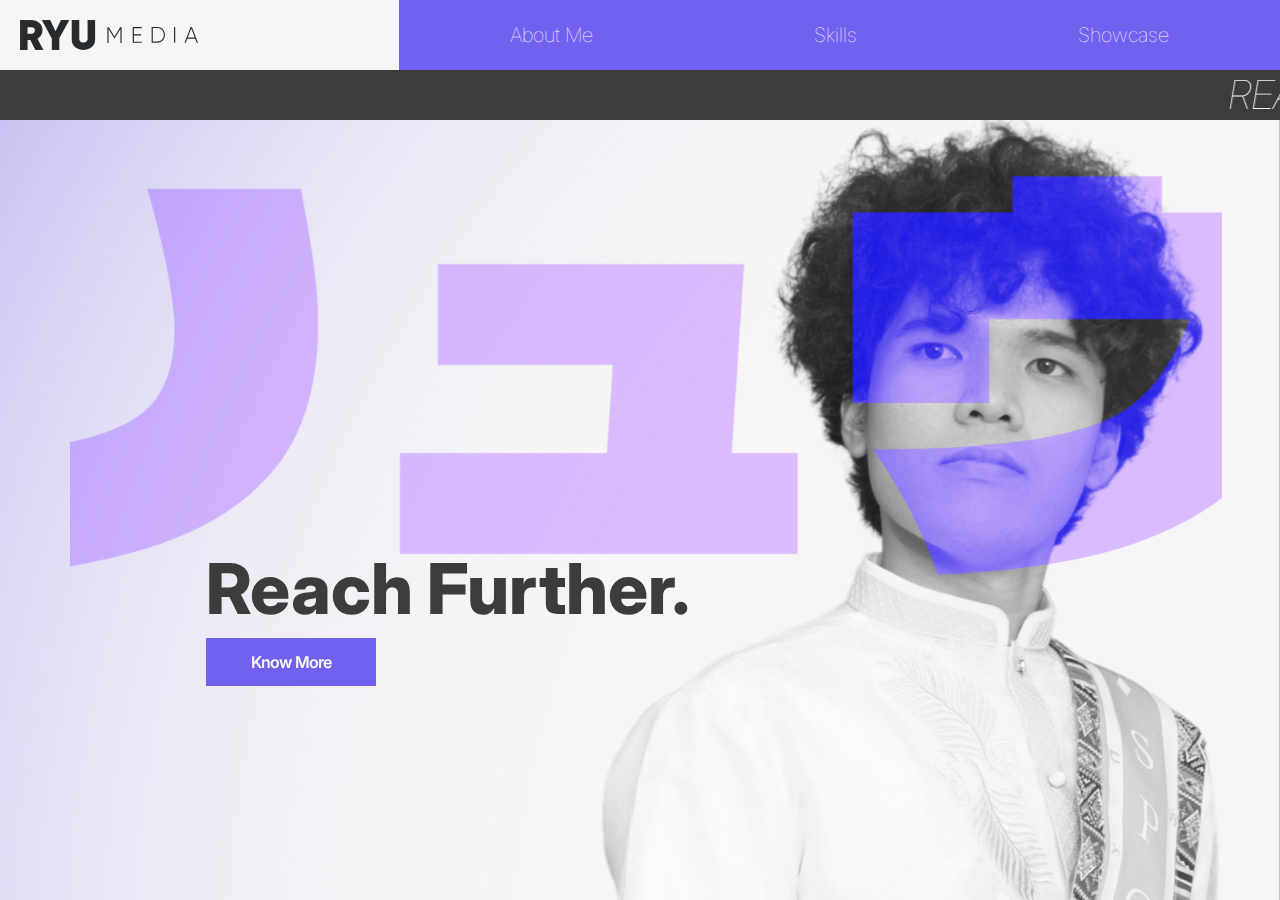
<file: index.html>
﻿<!DOCTYPE html>
<html xmlns="http://www.w3.org/1999/xhtml">
  


<html>

<meta charset="UTF-8">
<meta name="viewport" content="width=device-width, initial-scale=1.0">

<head>
    <link rel="stylesheet" href="css/main.css">
    <link rel="preconnect" href="https://fonts.googleapis.com">
    <link rel="preconnect" href="https://fonts.gstatic.com" crossorigin>
    <link href="https://fonts.googleapis.com/css2?family=Inter:ital,opsz,wght@0,14..32,100..900;1,14..32,100..900&display=swap" rel="stylesheet">
    <link rel="preconnect" href="https://fonts.googleapis.com">
    <link rel="preconnect" href="https://fonts.gstatic.com" crossorigin>
    <link href="https://fonts.googleapis.com/css2?family=Dela+Gothic+One&display=swap" rel="stylesheet">
    <div class="Headbar">
        <style type="text/css">
            body {
                margin: 0;
            }
        </style>
        <div id="main">
            <div style="background-color: #f6f6f6;">

                <a href="index.html">
                    <button class="GFG"> <img src="Asset 3.svg" height=30px; /></button>
                </a>
            </div>
                <div class="others">
                    <a href="About me.html">About Me</a>
                </div>
                <div class="others">
                    <a href="Skills.html">Skills</a>
                </div>
                <div class="others">
                    <a href="Show.html">Showcase</a>
                </div>

            </div>
            <div class="square">
                <marquee behavior="scroll" direction="left">
                    REACH FURTHER........GO HIGHER........REACH FURTHER........GO HIGHER........REACH FURTHER........GO HIGHER........
                </marquee>
        </div>
    </div>
   
    <img src="BG.png" alt="bg" class="bckgrnd"/>
    <img src="リュウ.png" alt="bg" class="title1"/>

</head>

<body>
 
    <div class="lot"> 
        <hname> Reach Further. </hname>
        <div class="cta"><button class="button-59" role="button" button onclick="location.href = 'About me.html';">Know More</button></div>
       
        
    </div>
    
 
    
    </div>
                
</body>
</html>
</file>
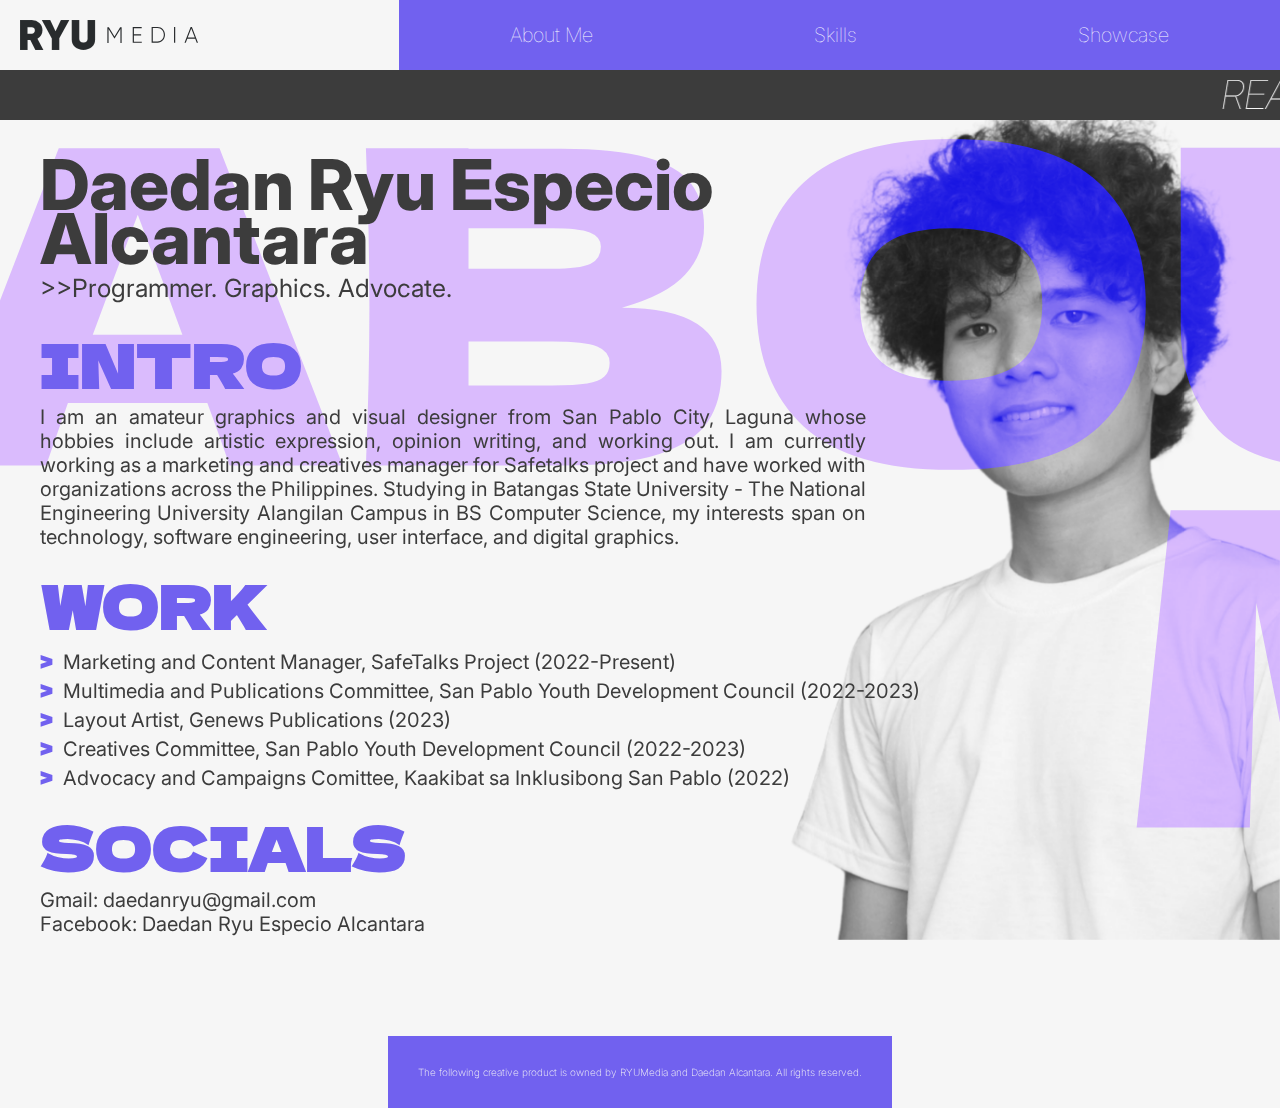
<file: About me.html>
﻿<!DOCTYPE html>
<html xmlns="http://www.w3.org/1999/xhtml">
  


<html>

<meta charset="UTF-8">
<meta name="viewport" content="width=device-width, initial-scale=1.0">

<head>
    <link rel="stylesheet" href="css/main.css">
    <link rel="preconnect" href="https://fonts.googleapis.com">
    <link rel="preconnect" href="https://fonts.gstatic.com" crossorigin>
    <link href="https://fonts.googleapis.com/css2?family=Inter:ital,opsz,wght@0,14..32,100..900;1,14..32,100..900&display=swap" rel="stylesheet">
    <link rel="preconnect" href="https://fonts.googleapis.com">
    <link rel="preconnect" href="https://fonts.gstatic.com" crossorigin>
    <link href="https://fonts.googleapis.com/css2?family=Dela+Gothic+One&display=swap" rel="stylesheet">
    
        <style type="text/css">
            body {
                margin: 0;
            }
        </style>
        <div class="Headbar">
        <div id="main">
            <div style="background-color: #f6f6f6;">

                <a href="index.html">
                    <button class="GFG"> <img src="Asset 3.svg" height=30px; /></button>
                </a>
            </div>
                <div class="others">
                    <a href="About me.html">About Me</a>
                </div>
                <div class="others">
                    <a href="Skills.html">Skills</a>
                </div>
                <div class="others">
                    <a href="Show.html">Showcase</a>
                </div>

            </div>
            <div class="square">
                <marquee behavior="scroll" direction="left">
                    REACH FURTHER........GO HIGHER........REACH FURTHER........GO HIGHER........REACH FURTHER........GO HIGHER........
                </marquee>
            </div>
        </div>
    </div>

    
       
</head>
<body style="background-color: #f6f6f6;">
    <img src="info bg.png" alt="bg" class="title"/>
    
    <img src="TITLE 1.png" alt="bg" class="info"/>
    <div class="text">
        <div style="margin-right: 40%; text-align: left;"><hname>Daedan Ryu Especio Alcantara</hname></div>
       
       <div><sub>>>Programmer. Graphics. Advocate.</sub></div>
        <h1>INTRO</h1>
        <div style="margin-right: 30%;">
        <norm>I am an amateur graphics and visual designer from San Pablo City, Laguna whose hobbies include artistic expression, opinion writing, and working out. 
            I am currently working as a marketing and creatives manager for Safetalks project and have worked with organizations across the Philippines. Studying in Batangas State University - The National Engineering University Alangilan Campus in BS Computer Science, my interests span on technology, software engineering, user interface, and digital graphics.</norm>
           </div>
            <h1>WORK</h1>
            <div><norm><h0>></h0>Marketing and Content Manager, SafeTalks Project (2022-Present)</norm></div>
            <div><norm><h0>></h0>Multimedia and Publications Committee, San Pablo Youth Development Council (2022-2023)</norm></div>
            <div><norm><h0>></h0>Layout Artist, Genews Publications (2023)</norm></div>
            <div><norm><h0>></h0>Creatives Committee, San Pablo Youth Development Council (2022-2023)</norm></div>
            <div><norm><h0>></h0>Advocacy and Campaigns Comittee, Kaakibat sa Inklusibong San Pablo (2022)</norm></div>
            <div>
                <h1>SOCIALS</h1>
                <div><norm>Gmail: daedanryu@gmail.com</norm> </div>
       <div><norm>Facebook: Daedan Ryu Especio Alcantara</norm> </div> 
            </div>
        </div>
        
        <div class="footer"> The following creative product is owned by RYUMedia and Daedan Alcantara. All rights reserved.</div>
</body>
</html>
</file>
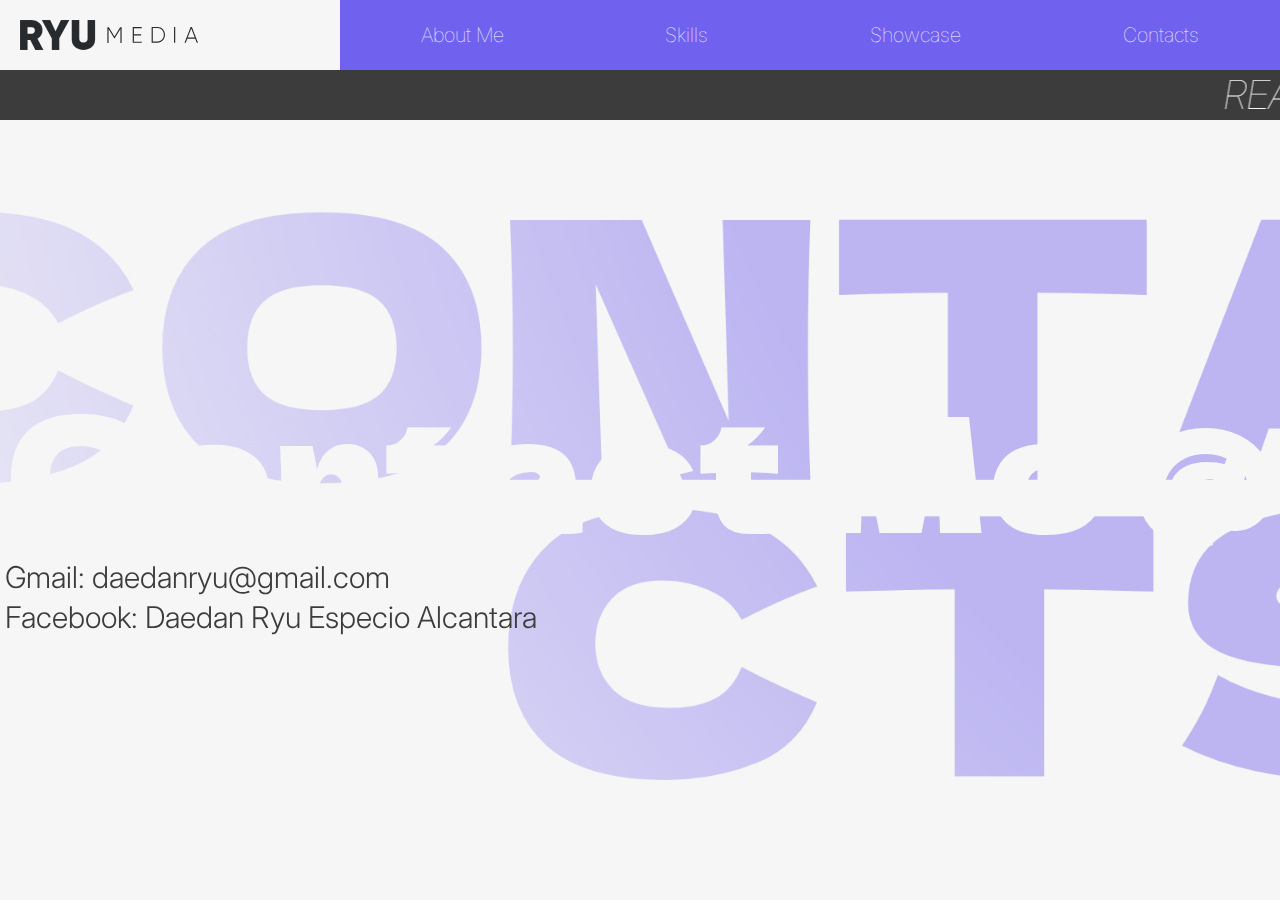
<file: contact.html>
<!DOCTYPE html>
<html xmlns="http://www.w3.org/1999/xhtml">
  


<html>

<meta charset="UTF-8">
<meta name="viewport" content="width=device-width, initial-scale=1.0">

<head>
    <link rel="stylesheet" href="css/main.css">
    <link rel="preconnect" href="https://fonts.googleapis.com">
    <link rel="preconnect" href="https://fonts.gstatic.com" crossorigin>
    <link href="https://fonts.googleapis.com/css2?family=Inter:ital,opsz,wght@0,14..32,100..900;1,14..32,100..900&display=swap" rel="stylesheet">
    <link rel="preconnect" href="https://fonts.googleapis.com">
    <link rel="preconnect" href="https://fonts.gstatic.com" crossorigin>
    <link href="https://fonts.googleapis.com/css2?family=Dela+Gothic+One&display=swap" rel="stylesheet">
    <div class="Headbar">
        <style type="text/css">
            body {
                margin: 0;
            }
        </style>
        <div id="main">
            <div style="background-color: #f6f6f6;">

                <a href="index.html">
                    <button class="GFG"> <img src="Asset 3.svg" height=30px; /></button>
                </a>
            </div>
                <div class="others">
                    <a href="About me.html">About Me</a>
                </div>
                <div class="others">
                    <a href="Skills.html">Skills</a>
                </div>
                <div class="others">
                    <a href="Show.html">Showcase</a>
                </div>
                <div class="others" >
                    <a href="contact.html">Contacts</a>
                </div>
            </div>
            <div class="square">
                <marquee behavior="scroll" direction="left">
                    REACH FURTHER........GO HIGHER........REACH FURTHER........GO HIGHER........REACH FURTHER........GO HIGHER........
                </marquee>
        </div>
    </div>
    <img src="TITLE 3.png" alt="bg" class="title"/>

</head>

<body>
    
    <div class="cals" >
        <div><h>Contact Me @</h></div>
        <div style="padding-top: 20px;">
        <h2>Gmail: daedanryu@gmail.com</h2> 
        <h2>Facebook: Daedan Ryu Especio Alcantara</h2> 
    </div>
    </div>
    


                
</body>
</html>
</file>
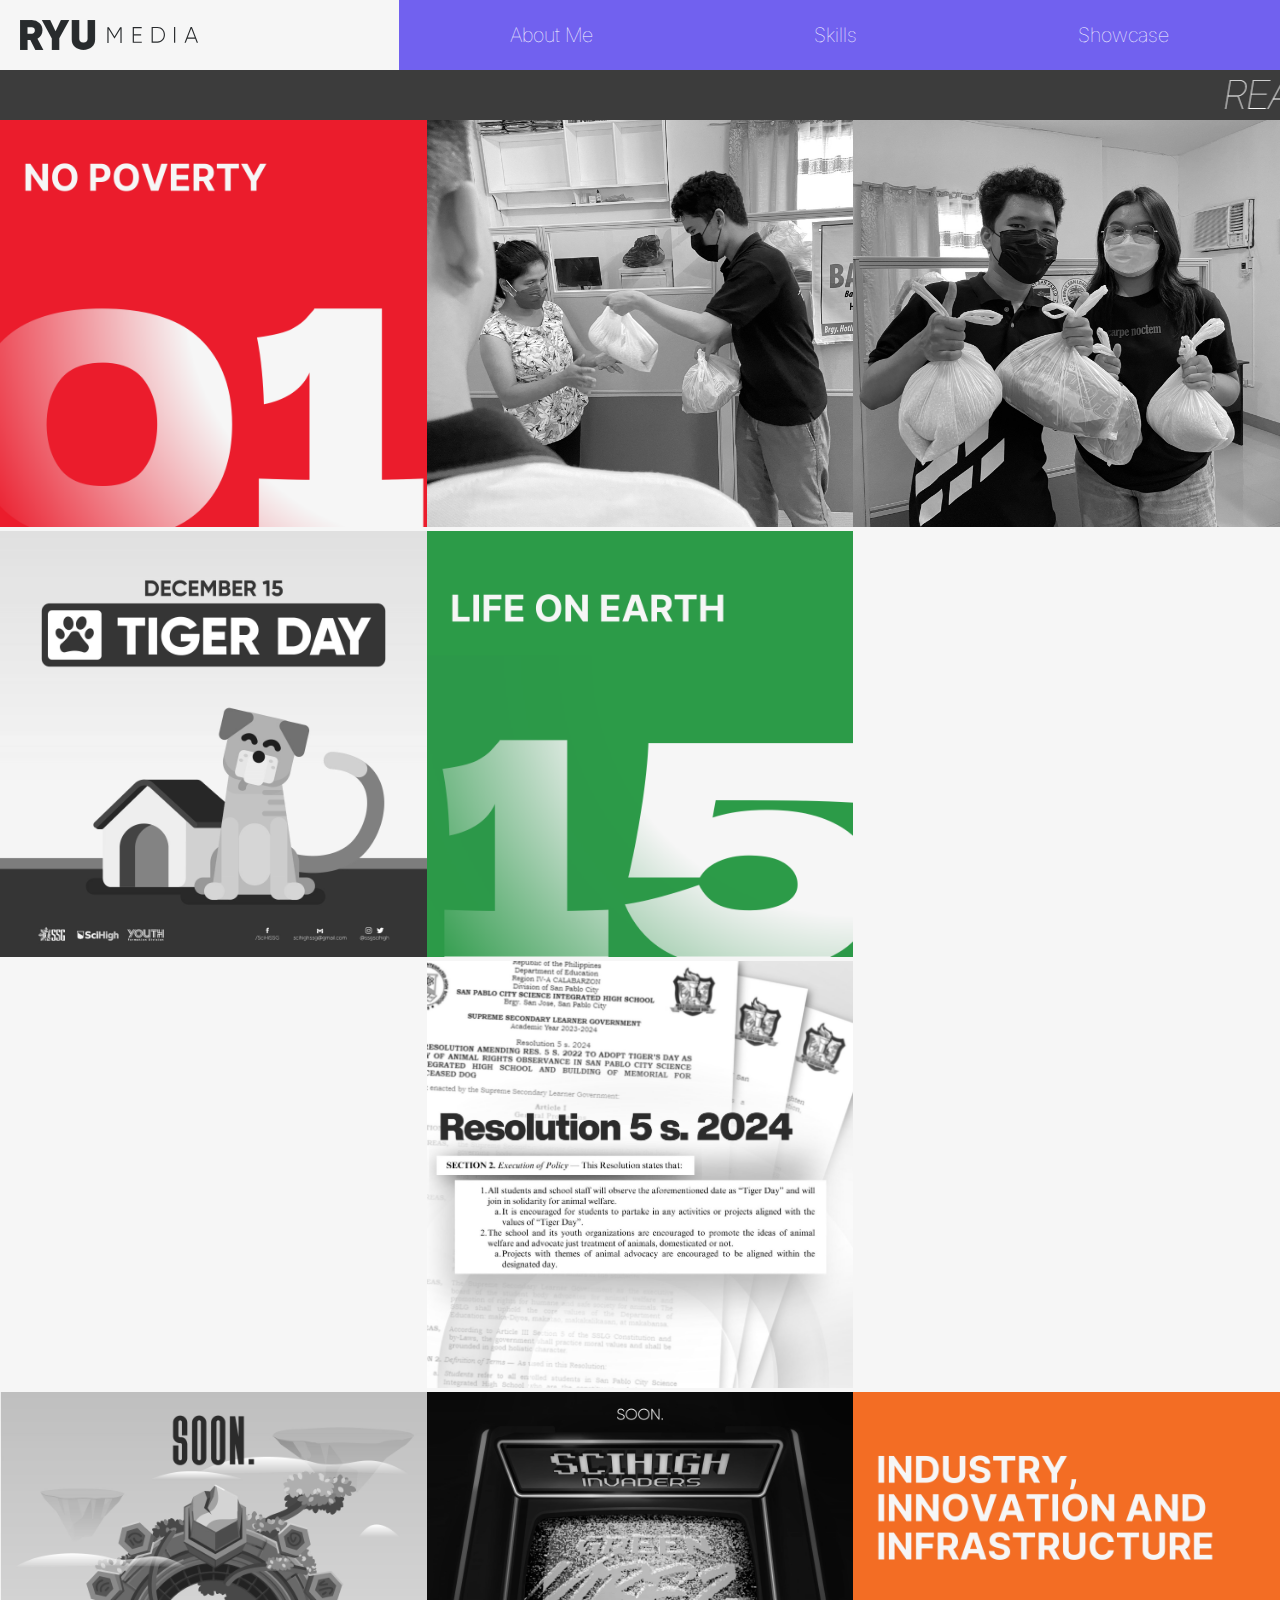
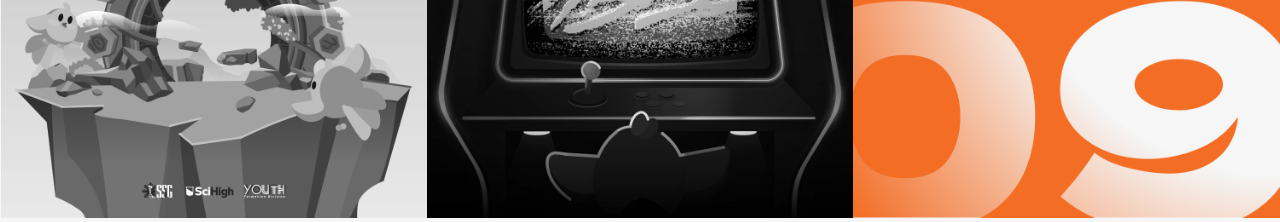
<file: Show.html>
<!DOCTYPE html>
<html xmlns="http://www.w3.org/1999/xhtml">
  


<html>

<meta charset="UTF-8">
<meta name="viewport" content="width=device-width, initial-scale=1.0">

<head>
    <link rel="stylesheet" href="css/main.css">
    <link rel="preconnect" href="https://fonts.googleapis.com">
    <link rel="preconnect" href="https://fonts.gstatic.com" crossorigin>
    <link href="https://fonts.googleapis.com/css2?family=Inter:ital,opsz,wght@0,14..32,100..900;1,14..32,100..900&display=swap" rel="stylesheet">
    <link rel="preconnect" href="https://fonts.googleapis.com">
    <link rel="preconnect" href="https://fonts.gstatic.com" crossorigin>
    <link href="https://fonts.googleapis.com/css2?family=Dela+Gothic+One&display=swap" rel="stylesheet">
    <div class="Headbar">
        <style type="text/css">
            body {
                margin: 0;
            }
        </style>
        <div id="main">
            <div style="background-color: #f6f6f6;">

                <a href="index.html">
                    <button class="GFG"> <img src="Asset 3.svg" height=30px; /></button>
                </a>
            </div>
                <div class="others">
                    <a href="About me.html">About Me</a>
                </div>
                <div class="others">
                    <a href="Skills.html">Skills</a>
                </div>
                <div class="others">
                    <a href="Show.html">Showcase</a>
                </div>
            </div>
            <div class="square">
                <marquee behavior="scroll" direction="left">
                    REACH FURTHER........GO HIGHER........REACH FURTHER........GO HIGHER........REACH FURTHER........GO HIGHER........
                </marquee>
        </div>
    </div>


</head>

<body style="background-color: #f6f6f6; ">

        <div class="one" style="padding-top: 100px;">
<div class="column">
    <img src="1.png" alt="donate" class="phot"/>

</div>
<div class="column">
    <img src="donate.jpg" alt="donate" class="phot"/>
</div>
<div class="column">
    <img src="donate2.jpg" alt="donate" class="phot"/>
</div>
        </div>
        <div class="two" >
            <div class="column" >
                <img src="tiger.jpg" alt="donate" class="phot"/>
             </div>
             <div class="column" >
                <img src="2.png" alt="donate" class="phot"/>
                 </div>
             </div>
             <div class="column">
                 <img src="tiger2.jpg" alt="donate" class="phot"/>
             </div>
        </div>
        <div class="three" > 
            <div class="column" >
                <img src="Portal.jpg" alt="donate" class="phot"/>
             </div>
             <div class="column" >
                <img src="game.jpg" alt="donate" class="phot"/>
                 
             </div>
             <div class="column" >
                <img src="3.png" alt="donate" class="phot"/>
             </div>
        </div>





                
</body>
</html>
</file>
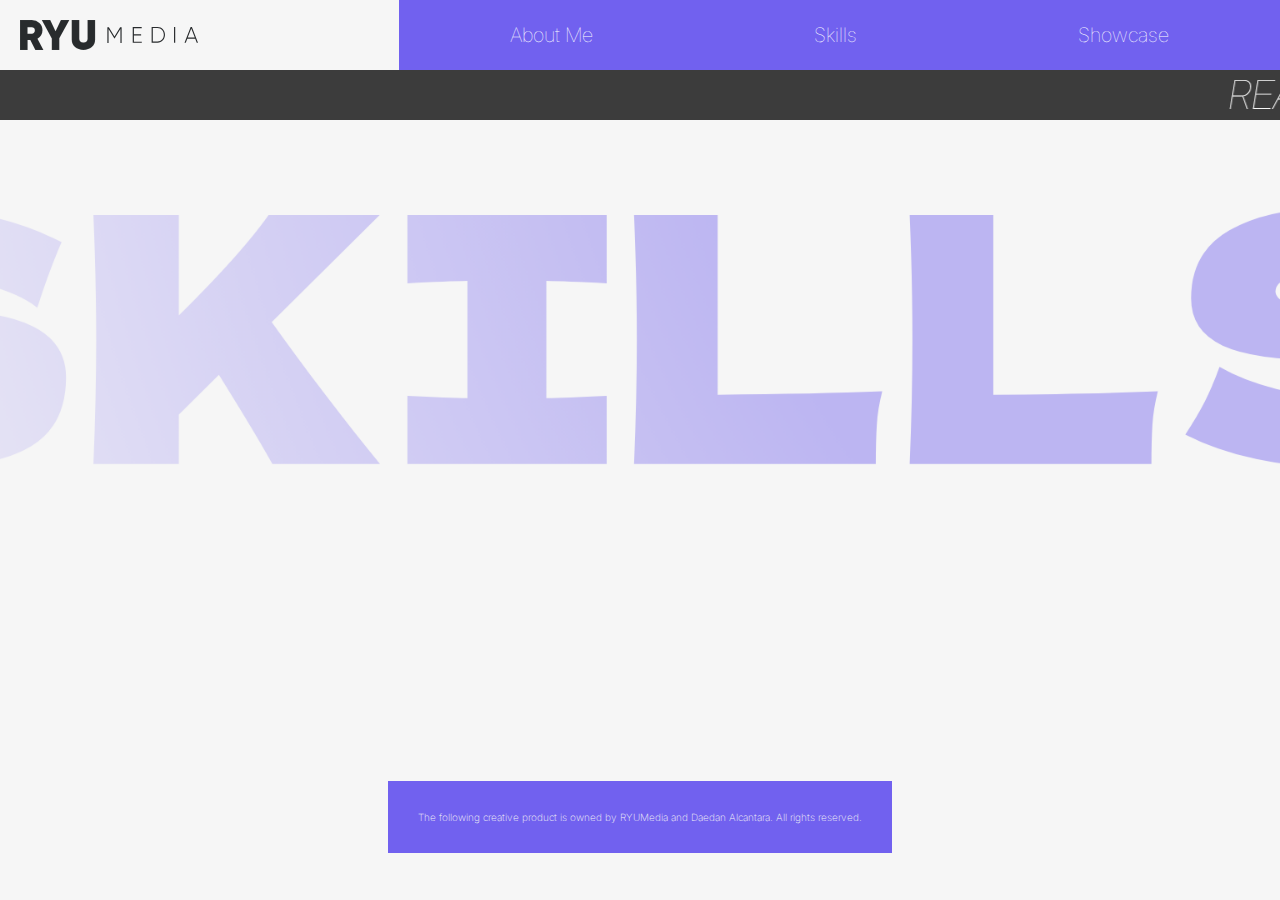
<file: Skills.html>
<!DOCTYPE html>
<html xmlns="http://www.w3.org/1999/xhtml">
  


<html>

<meta charset="UTF-8">
<meta name="viewport" content="width=device-width, initial-scale=1.0">

<head>
    <link rel="stylesheet" href="css/main.css">
    <link rel="preconnect" href="https://fonts.googleapis.com">
    <link rel="preconnect" href="https://fonts.gstatic.com" crossorigin>
    <link href="https://fonts.googleapis.com/css2?family=Inter:ital,opsz,wght@0,14..32,100..900;1,14..32,100..900&display=swap" rel="stylesheet">
    <link rel="preconnect" href="https://fonts.googleapis.com">
    <link rel="preconnect" href="https://fonts.gstatic.com" crossorigin>
    <link href="https://fonts.googleapis.com/css2?family=Dela+Gothic+One&display=swap" rel="stylesheet">
    
        <style type="text/css">
            body {
                margin: 0;
            }
        </style>
        <div class="Headbar">
        <div id="main">
            <div style="background-color: #f6f6f6;">

                <a href="index.html">
                    <button class="GFG"> <img src="Asset 3.svg" height=30px; /></button>
                </a>
            </div>
                <div class="others">
                    <a href="About me.html">About Me</a>
                </div>
                <div class="others">
                    <a href="Skills.html">Skills</a>
                </div>
                <div class="others">
                    <a href="Show.html">Showcase</a>
                </div>
            </div>
            <div class="square">
                <marquee behavior="scroll" direction="left">
                    REACH FURTHER........GO HIGHER........REACH FURTHER........GO HIGHER........REACH FURTHER........GO HIGHER........
                </marquee>
            </div>
        </div>
    </div>
    <img src="TITLE 2.png" alt="bg" class="title"/>

       
</head>
<body style="background-color: #f6f6f6;">
    <div style="padding-top: 10%; padding-bottom: 10px;">

<div>
    <div class="container">
        <div>
          <div class="content">
            <h3>Illustrator</h3>
            <span>Handling graphics in UI is fundamental. That is why expertise in Illustrator is important to any UI designer.</span>
          </div>
        </div>
        <div>
          <div class="content">
            <h3>HTML</h3>
            <span>Web designing and user interface is often targeted as practice when using HTML. With HTML, learning to design in digital context is made possible.</span>
          </div>
        </div>
        <div>
          <div class="content">
            <h3>C++</h3>
            <span>Back-end and logic was practiced on C++ as I dove into server development. </span>
          </div>
        </div>
        <div>
          <div class="content">
            <h3>Figma</h3>
            <span>Integrating Figma and HTML as stepping stone to software and web development is fundamental to my learnings as a designer and developer.</span>
          </div>
        </div>
      </div>
            
        </div>
</div>

<div class="footer"> The following creative product is owned by RYUMedia and Daedan Alcantara. All rights reserved.</div>
</body>
</html>
</file>
<file: css/main.css>
head{
        position: fixed; top:0px;
    }
    marquee {
        font-family: "Inter", sans-serif;
        font-optical-sizing: auto;
        font-weight: 100;
        font-style: italic;
        color: #f6f6f6;
        font-size:40px;
        
    }
    .footer{
        background-color: #7161ef;
        padding: 30px;
        font-family: "Inter", sans-serif;
        font-optical-sizing: auto;
        font-weight: 200;
        font-style: normal;
        color: #f6f6f6;
        font-size:10px;
        width: auto;
        text-wrap: pretty;
    }

    bold{
       
        font-family: "Dela Gothic One", serif;
        font-weight: 400;
        font-size: 60px;
        padding-top: 200px;
        color:#7161ef;
    }

    .bckgrnd {
        position: fixed;
        top: 40;
        left: 0;
        width: 100%;
        height: 100%;
        object-fit: cover; 
        z-index: -1;
        
    }

    h {
        font-family: "Dela Gothic One", sans-serif;
        font-optical-sizing: auto;
        
        font-style: normal;
        font-size: 1000%;
        line-height: 0px;
        padding-bottom: 20px;
        color: #f6f6f6;
        text-align: center;
    }

    h1{
        font-family: "Dela Gothic One", sans-serif;
        font-optical-sizing: auto;
        font-weight: 700;
        font-style: normal;
        font-size: 60px;
        padding-top: 10px;
        color:#7161ef;
        
    }

    h0{
        font-family: "Dela Gothic One", sans-serif;
        font-optical-sizing: auto;
        font-weight: 700;
        font-style: normal;
        font-size: 20px;
        padding-right: 10px;
        color:#7161ef;
        
    }
    norm{
        font-family: "Inter", sans-serif;
        font-optical-sizing: auto;
        font-weight: 400;
        font-style: normal;
        font-size: 20px;
        color: #3c3c3c;
        
        
    }
    norm1{
        font-family: "Inter", sans-serif;
        font-optical-sizing: auto;
        font-weight: 400;
        font-style: normal;
        font-size: 12px;
        color:#f6f6f6;
  
        
        
    }
    .text {
        width:auto;
        margin-right: 60px;
        padding-LEFT: 40px;
        text-align: justify;
        padding-TOP: 160px;
        padding-bottom: 100px;
        color: #3c3c3c;
    }

    sub{
        font-family: "Inter", sans-serif;
        font-optical-sizing: auto;
        line-height: 40px;
        font-size: 25px;
        font-weight: 400;
        font-style: normal;
        color: #3c3c3c;
    }
    .Headbar {
        position: fixed; top: 0px;
        height: auto;
        width: 100%;
        background-color: #7161ef;
        font-family: "Inter", sans-serif;
        font-optical-sizing: auto;
        font-size: 20px;
        font-weight: 100;
        font-style: normal;
        color: white;
        
    }

.lot{
    padding-top:  350px;
}
.cta{
    padding-top: 20px;
}
    #main {
        width: 100%;
        height: 70px;

        display: flex;
        
        
    }

        #main div {
            padding: 20px;
            flex: 1 1 auto;
            
        }
        .others{
        
            width: auto;
            display: flex;
            font-family: Inter;
            font-size: auto;
            justify-content: center;
            align-items: center;
            color: white;  
        
             
        }
        
        a{color: inherit; text-decoration: none;}
        
        a:hover {
            cursor: pointer;
            font-weight: 500;
        } 
    .square {
        height: 50px;
        width: 100%;
        background-color: #3c3c3c;
        position:sticky;
        top:60px;
        
    }

    .containerbackground {
        margin: 3rem;
        
        top: -220px;
        left: -40px;
        bottom: 0;
        z-index: -5;
        mix-blend-mode: multiply;
    }

   
    button {
        border: none;
        cursor: pointer;
        background-color: #f6f6f6;
    }
 
    .lot{
        padding-right: 30%;
    }

body{
    
    background-color: #f6f6f6;
}

/* CSS */
.button-59 {
    
  align-items: center;
  background-color: #7161ef;
  box-sizing: border-box;
  color: #f6f6f6;
  cursor: pointer;
  display: inline-flex;
  font-family: Inter,sans-serif;
  font-size: 16px;
  font-weight: 600;
  height: 48px;
  justify-content: center;
  letter-spacing: -.8px;
  line-height: 24px;
  min-width: 140px;
  outline: 0;
  padding: 0 17px;
  text-align: center;
  text-decoration: none;
  transition: all .3s;
  user-select: none;
  -webkit-user-select: none;
  touch-action: manipulation;
}




.button-59:hover {
  color: #f6f6f6;
  background-color: #3c3c3c;
}

@media (min-width: 768px) {
  .button-59 {
    min-width: 170px;
  }
}
.title{
    position: fixed;
    top: 40px;
    left: 0;
    width: 100%;
    height: 100%;
    object-fit: cover; 
    z-index: -1;


}
.title1{
    position: fixed;
    top: -13px;
    left: 70px;
    width: 90%;
    height: 100%;
    object-fit: cover; 
    z-index: -1;
    mix-blend-mode: hard-light;

}


@import url("https://fonts.googleapis.com/css2?family=Ubuntu+Mono&display=swap");
* {
  margin: 0;
  padding: 0;
  box-sizing: border-box;
}

body {
  min-height: 100vh;
  display: grid;
  place-items: center;
  background: #100721;
  font-family: "Inter", sans-serif;
        font-optical-sizing: auto;
        font-weight: 300;
        font-style: normal;


}

.container {
  width: 100%;
  display: flex;
  justify-content: center;
  height: 500px;
  gap: 10px;

  > div {
    flex: 0 0 300px;
    transition: 0.5s ease-in-out;
    cursor: pointer;
   
    position: relative;
    overflow: hidden;

    &:nth-of-type(1) {
      background: url('https://cdn.mos.cms.futurecdn.net/3VJNxfAGw54vBocFeH8ejG-1200-80.jpg')
        no-repeat 50% / cover;
    }
    &:nth-of-type(2) {
      background: url("https://e2grow.com/assets/corpo/img/logos/stacks/html5.svg")
        no-repeat 50% / cover;
    }
    &:nth-of-type(3) {
      background: url("https://play-lh.googleusercontent.com/f0EdtdJrTqt_oas5V3II07gDzASkgHMcSpgRDOb4ETEKNMcAcTVqNB_MZBFQxdeHZVe8")
        no-repeat 50% / cover;
    }
    &:nth-of-type(4) {
      background: url("https://s3-alpha.figma.com/hub/file/697598809/ce5e0bb3-16b9-4d88-9bca-7d237fe725a8-cover.png")
        no-repeat 50% / cover;
    }

    .content {
      font-size: 1.5rem;
      color: #ffffff;
      display: flex;
      align-items: center;
      padding: 15px;
      opacity: 0;
      flex-direction: column;
      height: 100%;
      justify-content: flex-end;
      background: #3c3c3c;
      background: linear-gradient(
        0deg,
        #353535 0%,
        rgba(255, 255, 255, 0) 100%
      );
      transform: translatey(100%);
      transition: opacity 0.5s ease-in-out, transform 0.5s 0.2s;
      visibility: hidden;

      span {
        display: block;
        margin-top: 5px;
        font-size: 1.2rem;
      }
    }

    &:hover {
      flex: 0 0 400px;
      box-shadow: 1px 3px 15px #3c3c3c#7645d8;
      transform: translatey(-30px);
    }

    &:hover .content {
      opacity: 1;
      transform: translatey(0%);
      visibility: visible;
    }
  }
}

.cals{
    padding-top: 200px;
}

h2{
    font-family: "Inter", sans-serif;
    font-optical-sizing: auto;
    font-weight: 300;
    font-style: normal;
    font-size: 30px;
    line-height: 40px;
  
    color: #3c3c3c;
}

h3{
    font-family: "Inter", sans-serif;
    font-optical-sizing: auto;
    font-weight: 400;
    font-style: normal;
    font-size: 30px;
    line-height: 40px;
  
    color: #f6f6f6;
}

h4{
    font-family: "Inter", sans-serif;
    font-optical-sizing: auto;
    font-weight: 400;
    font-style: normal;
    font-size: 30px;
   
  
    color: #f6f6f6;
}

.info{
    position: fixed;
mix-blend-mode:  hard-light;
    left: 0;

    height: auto;
    object-fit: cover; 
    z-index: -1;

}
.one{
    width:auto;
}
.two{
    width:auto;
    height:100%;
}
.three{
    width:auto;
    height:100%;
}
.column {
    align-items: left;
    float: left;
    width: 33.33%;
    height: auto;

    
  }
  
  /* Clear floats after the columns */
  .one:after {
    content: "";
    display: table;
    clear: both;
  }

  @media screen and (max-width: 600px) {
    .column {
      width: auto;
    }
  }
  .phot{
    height: auto;
    width: 100%;
    object-fit: cover; 

  }
  hname{
    font-family: "Inter", sans-serif;
        font-optical-sizing: auto;
        font-weight: 800;
        font-style: normal;
        font-size: 70px;
        line-height: 50px;
        color:#3c3c3c;
  }
</file>
